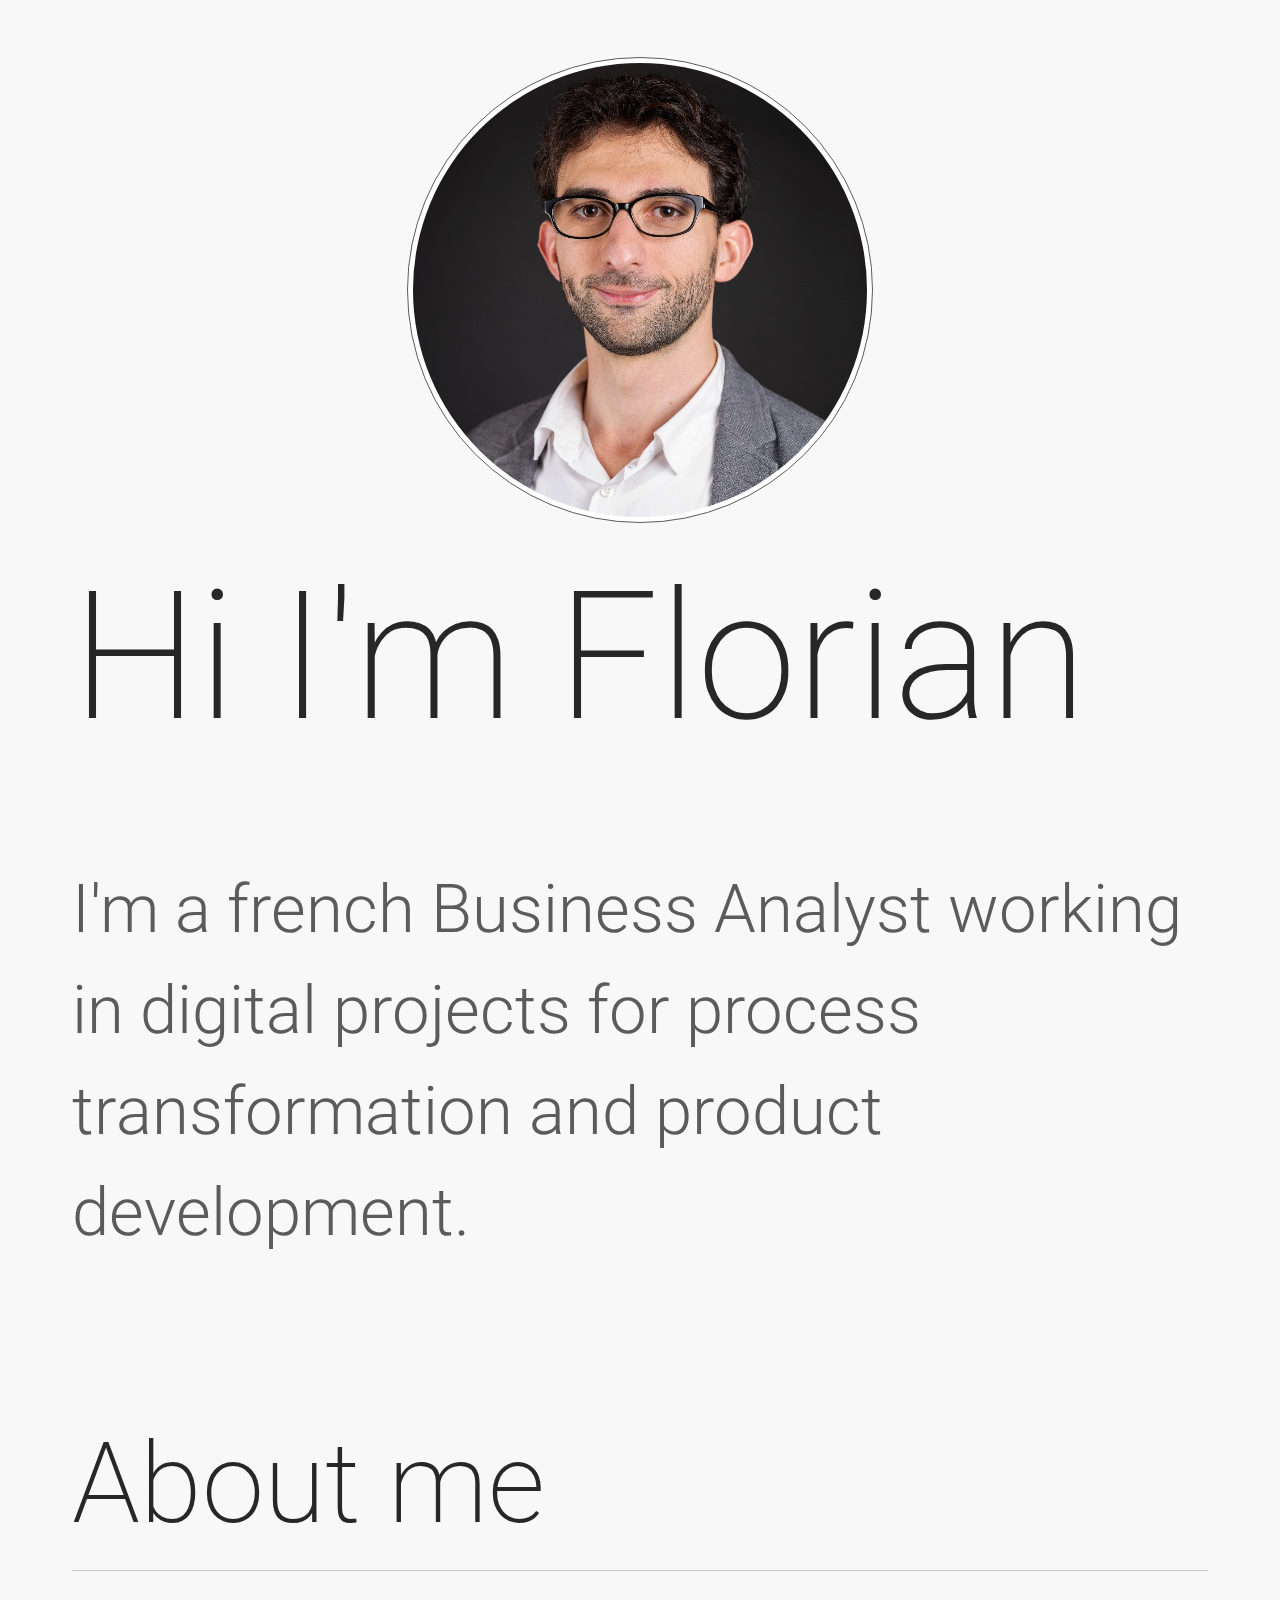
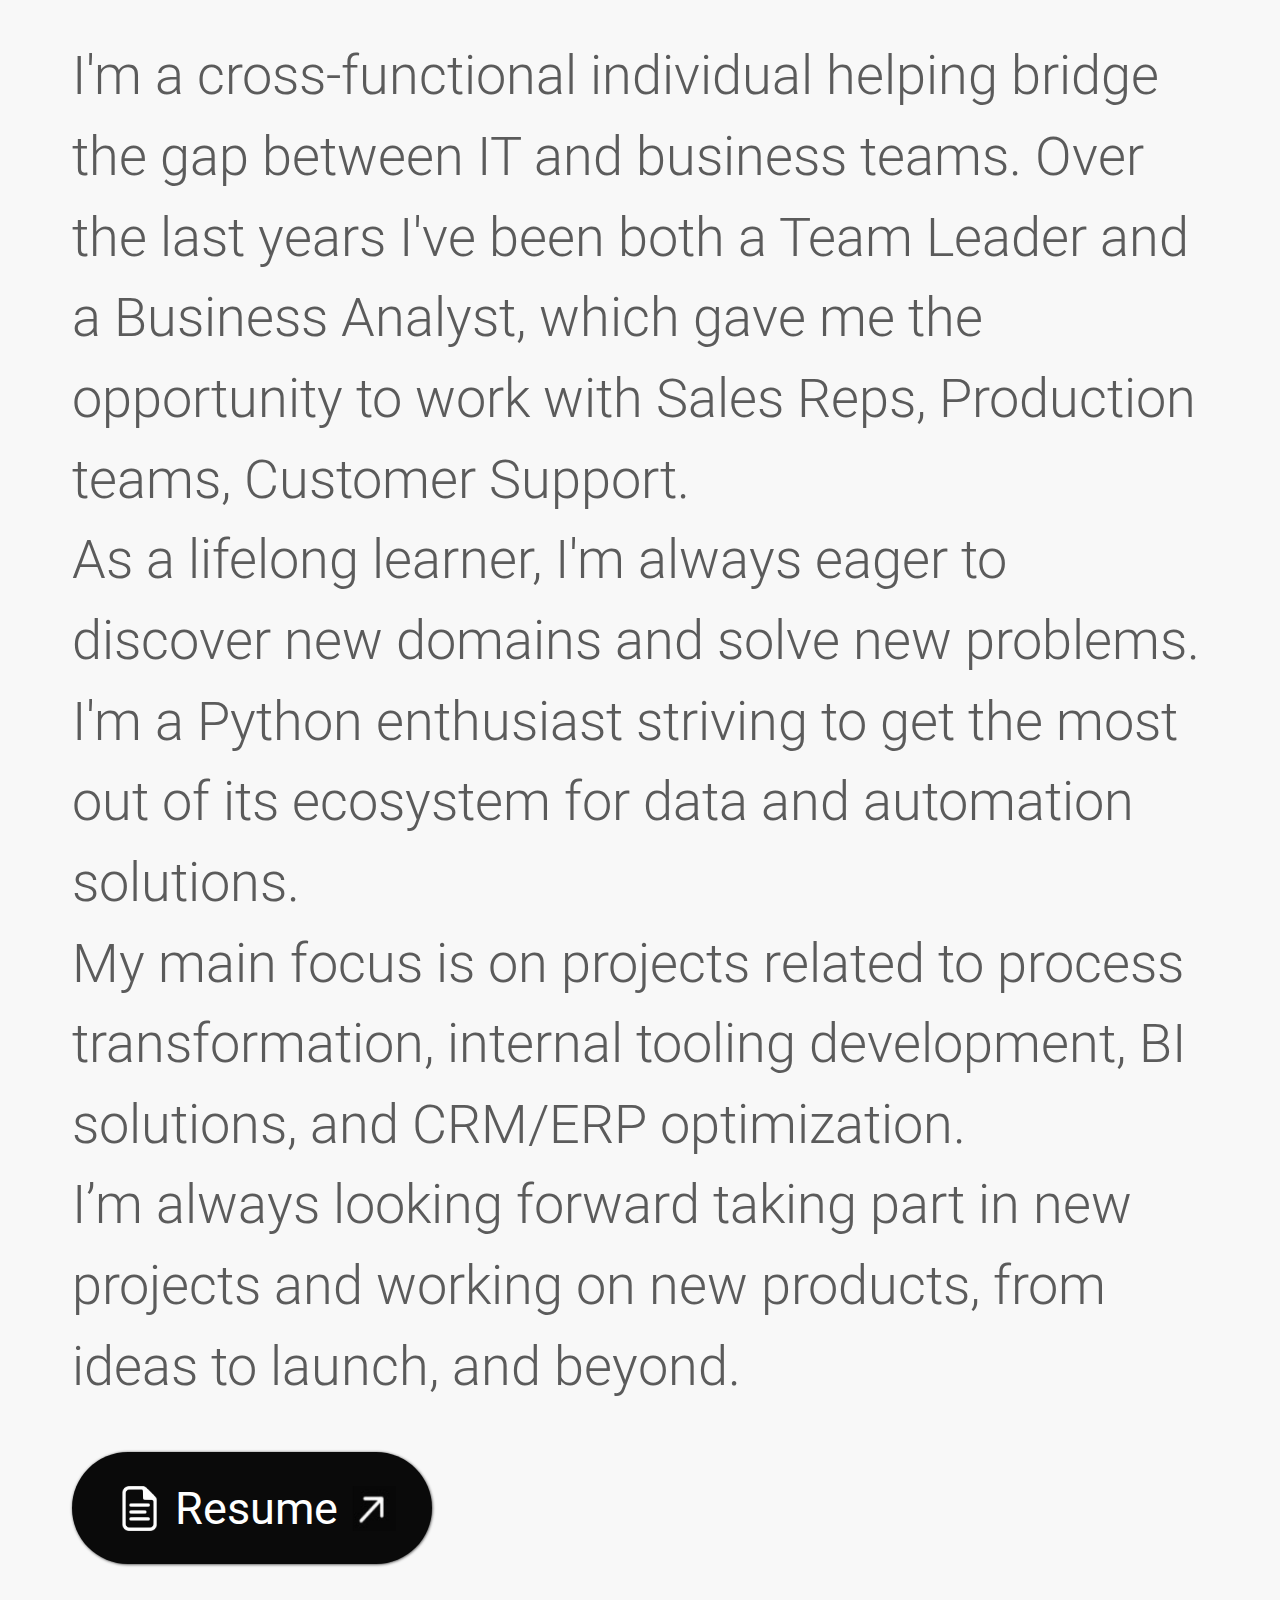
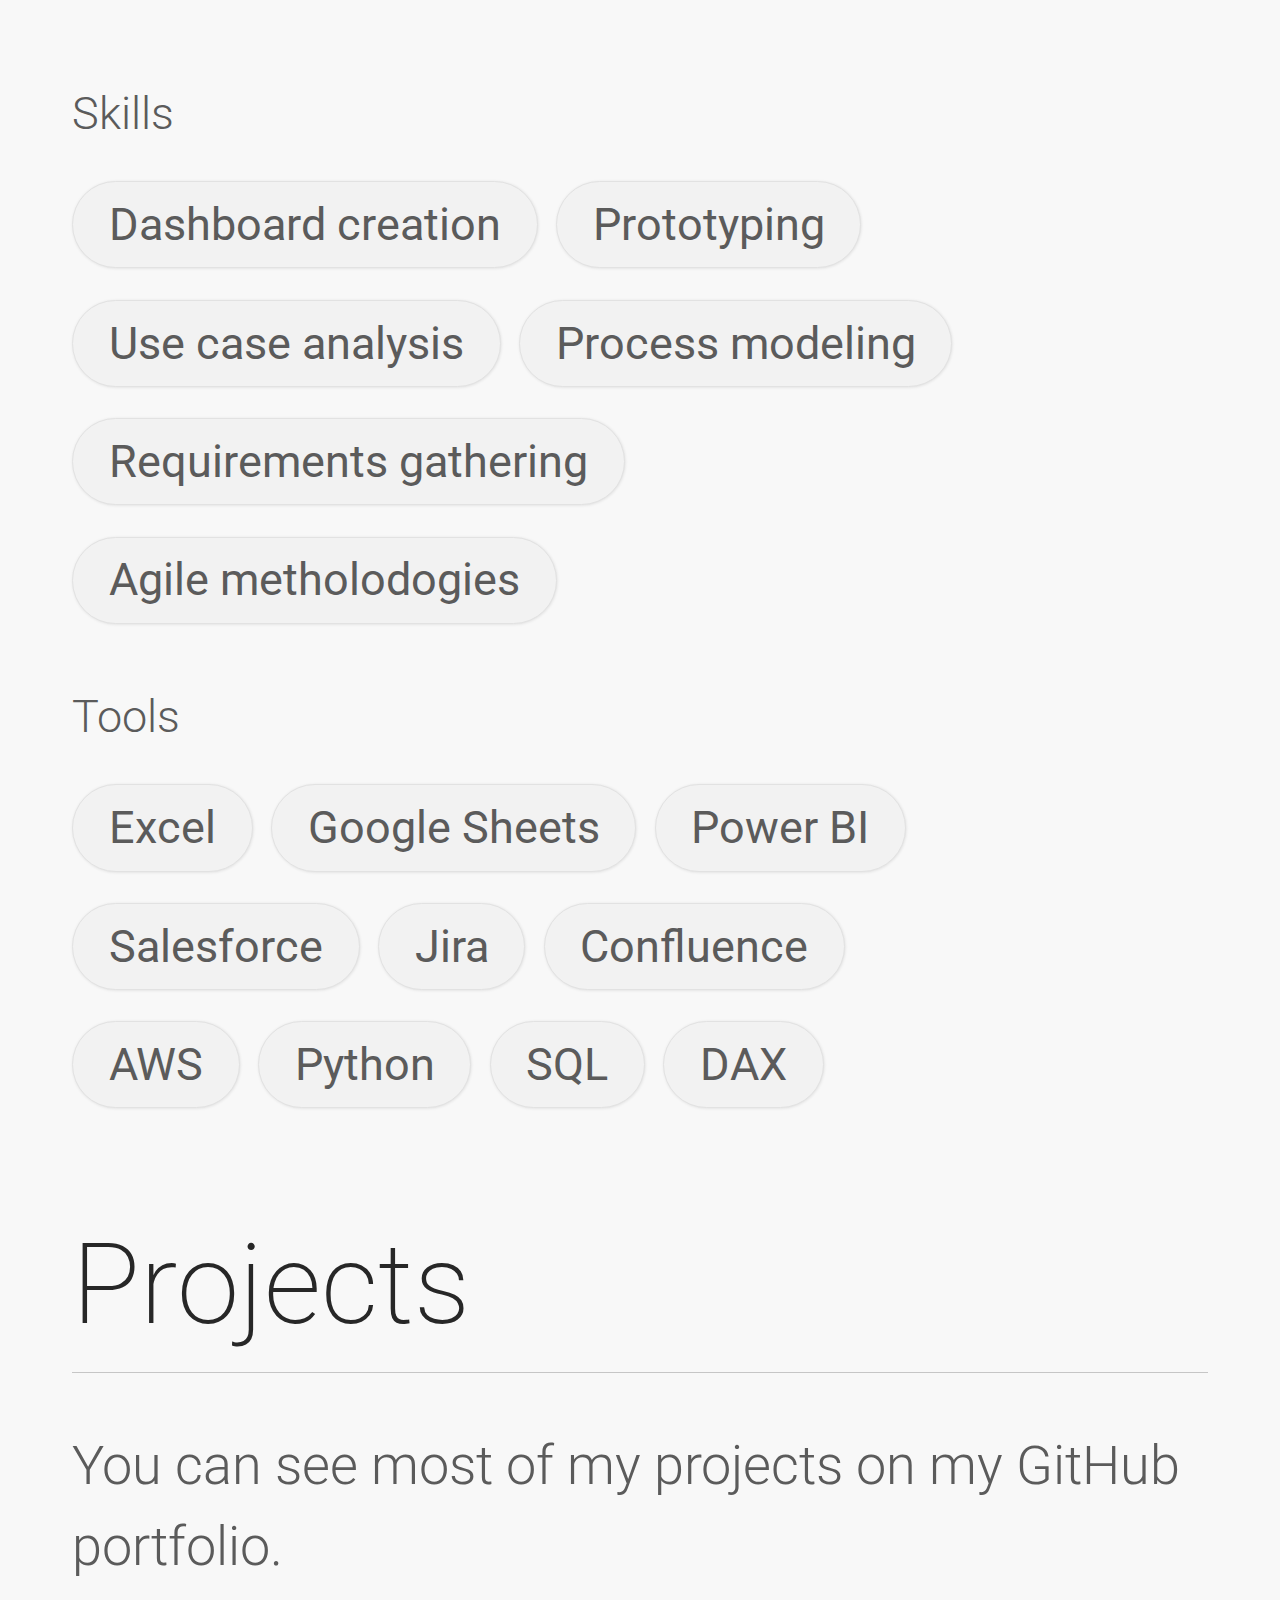
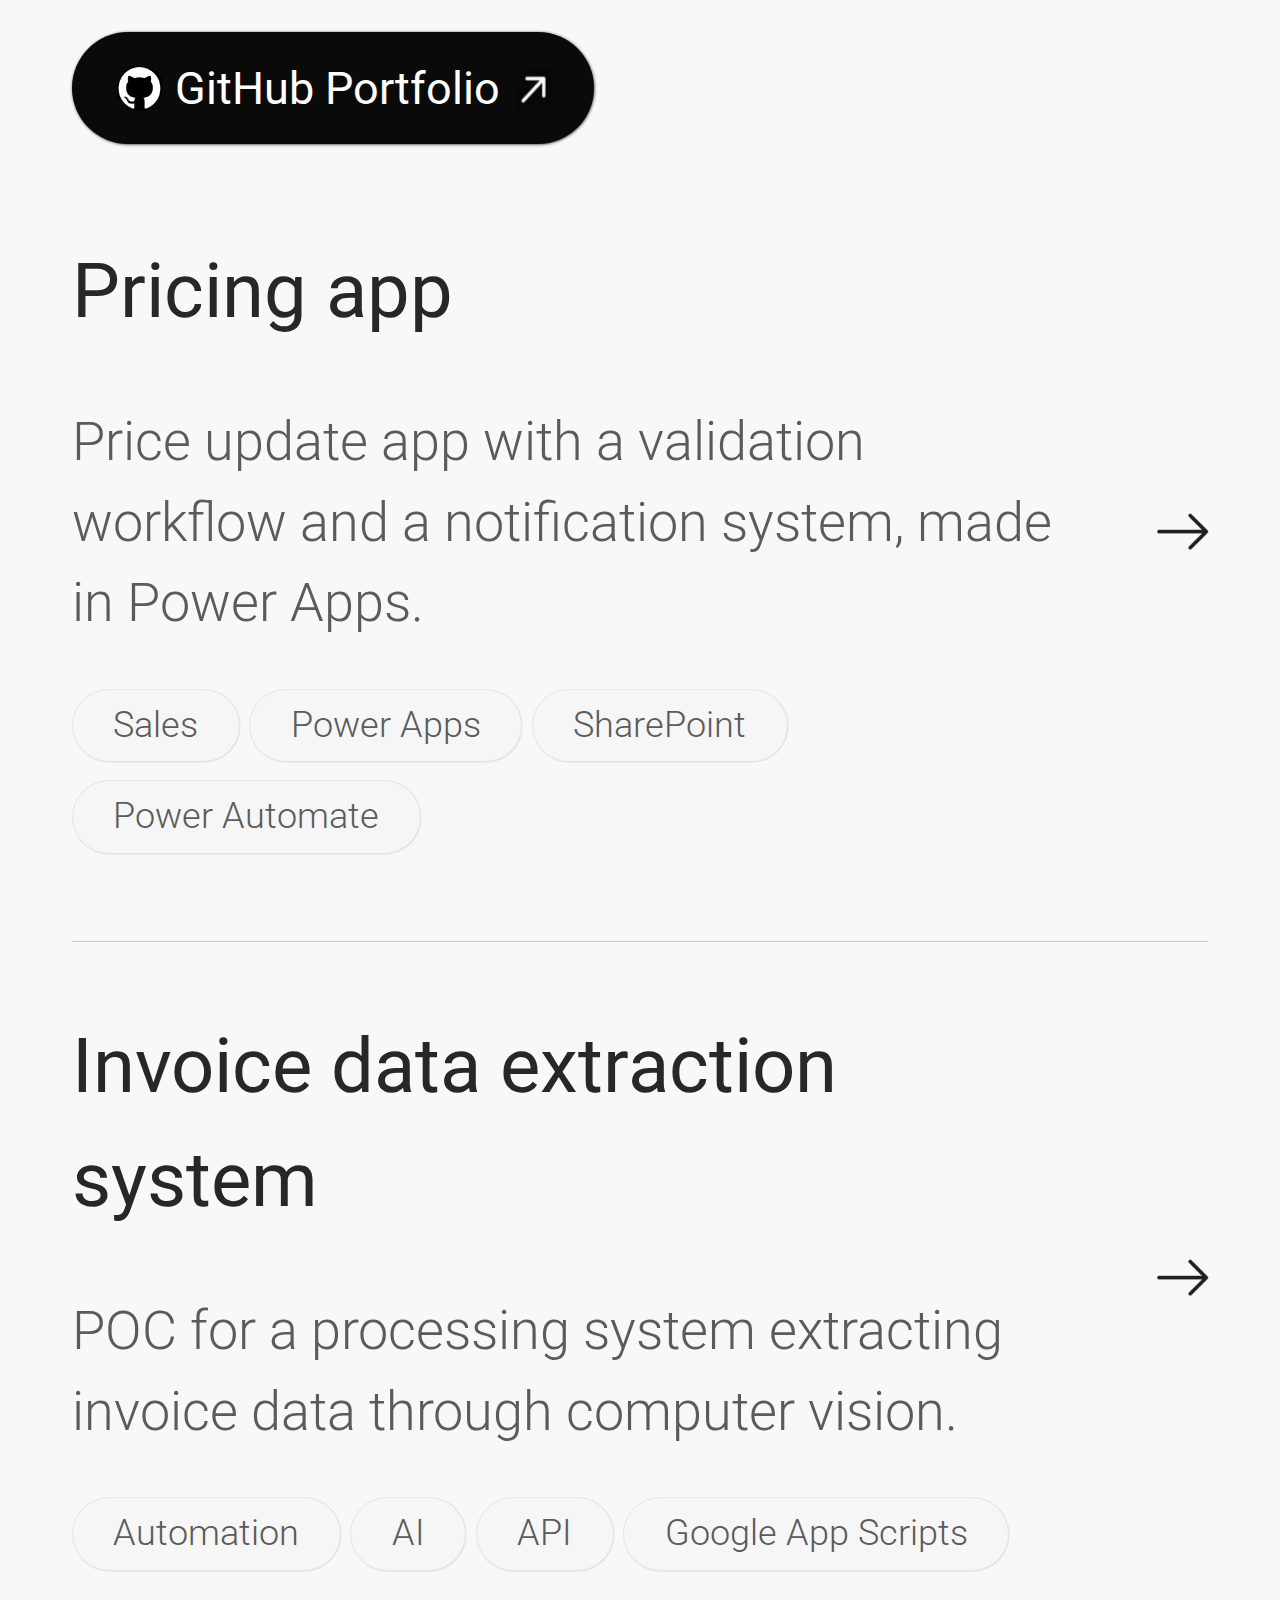
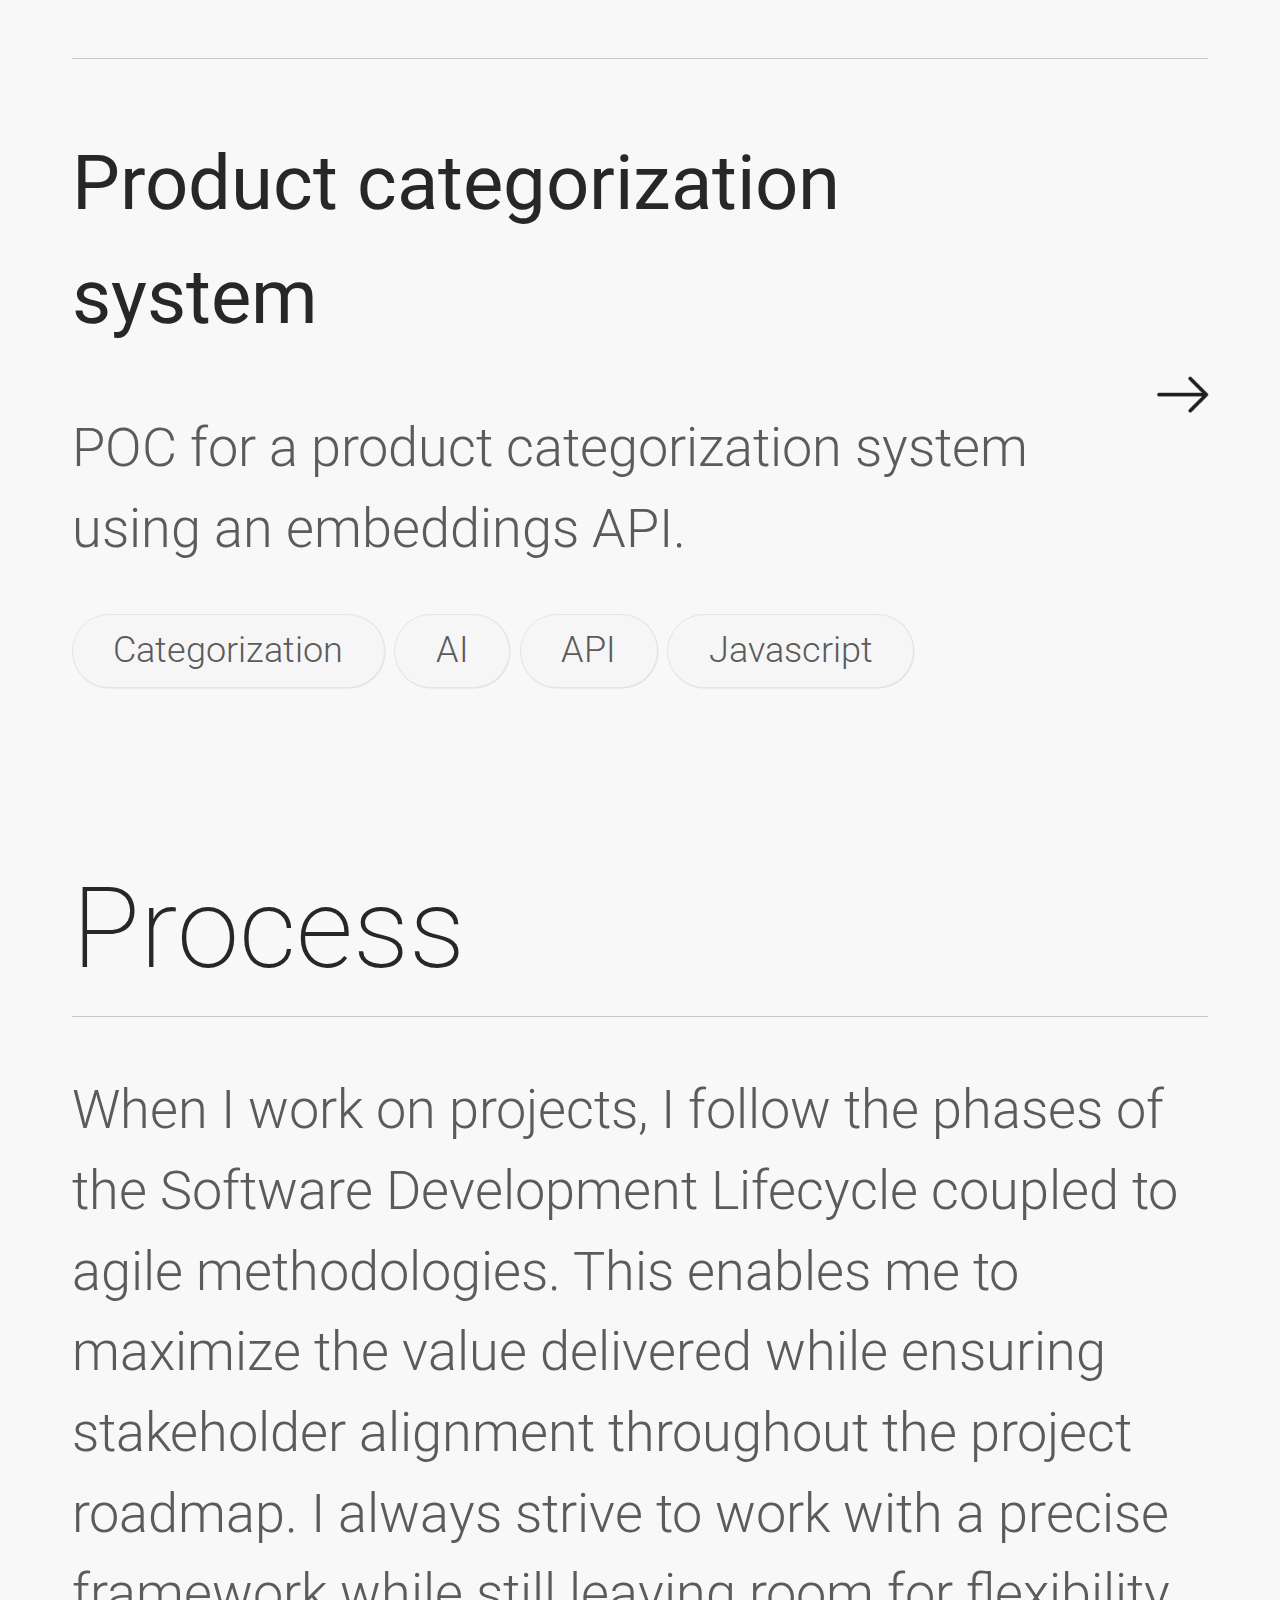
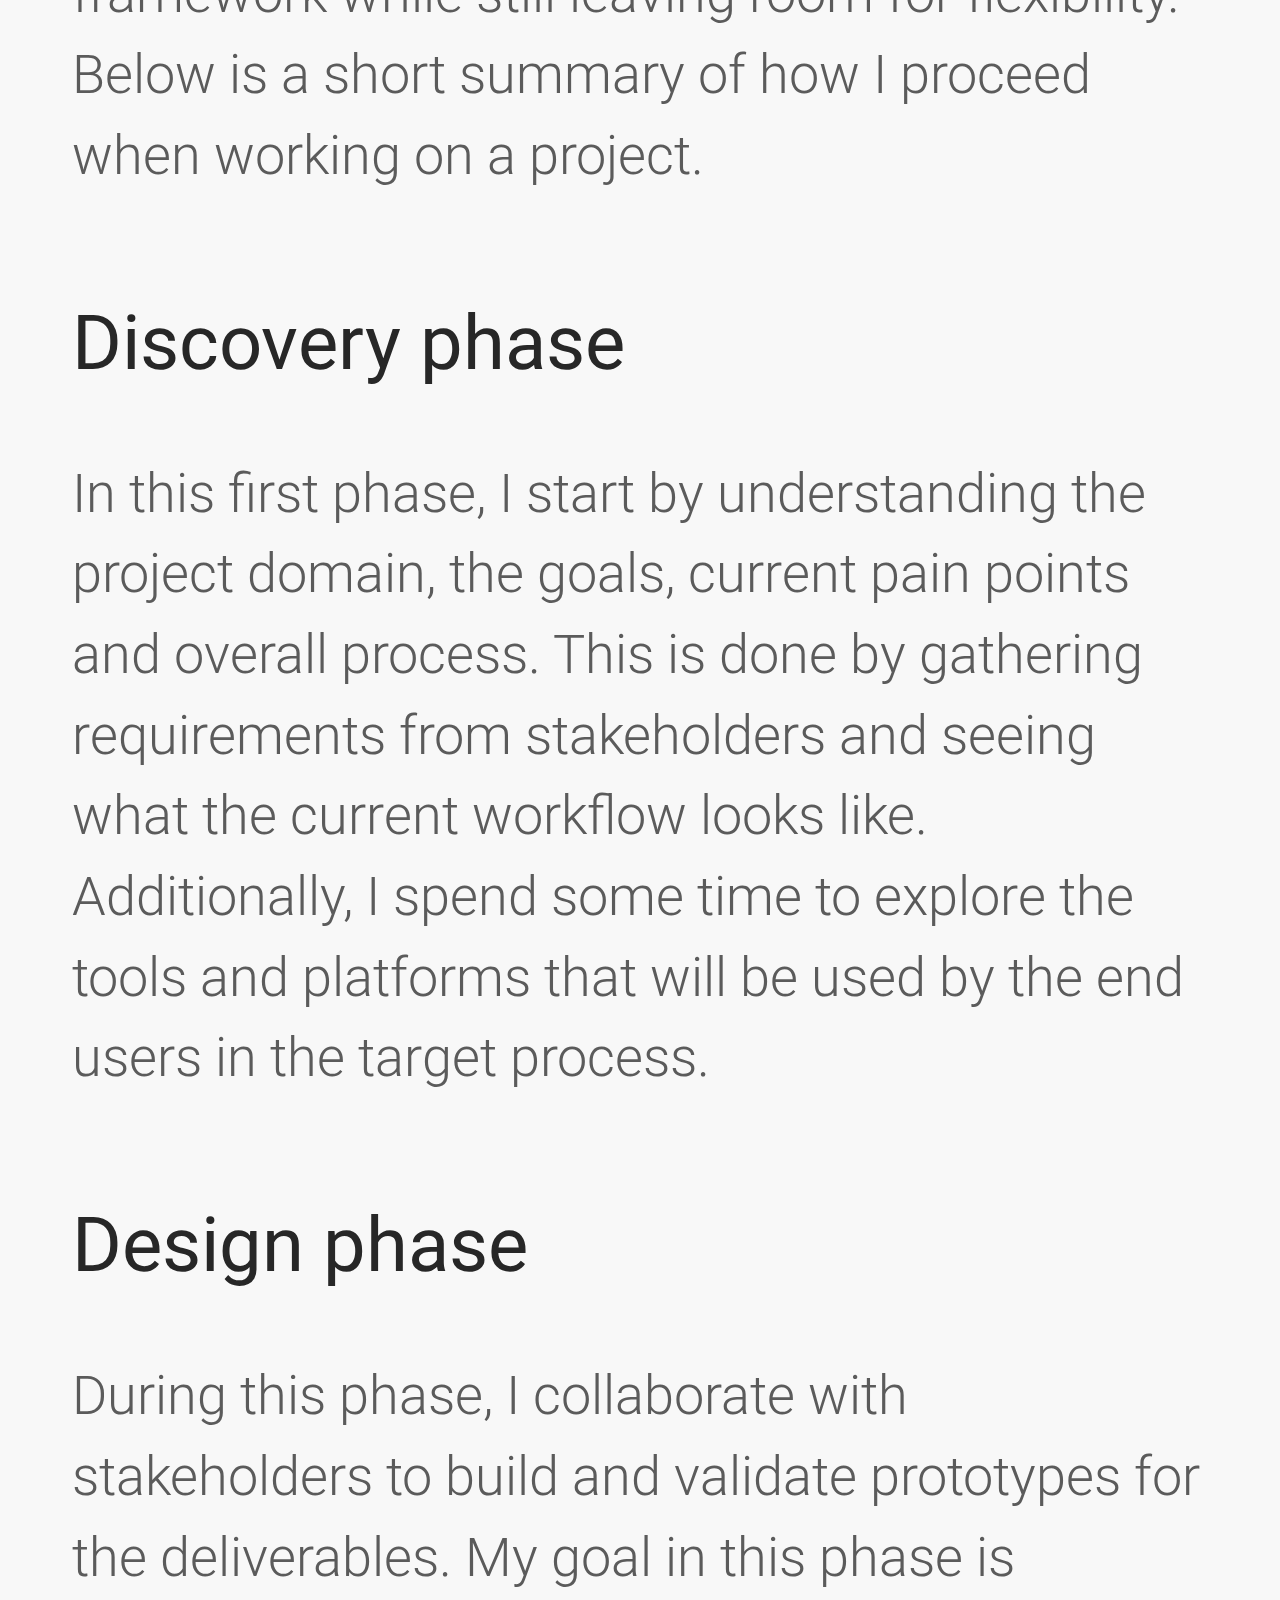
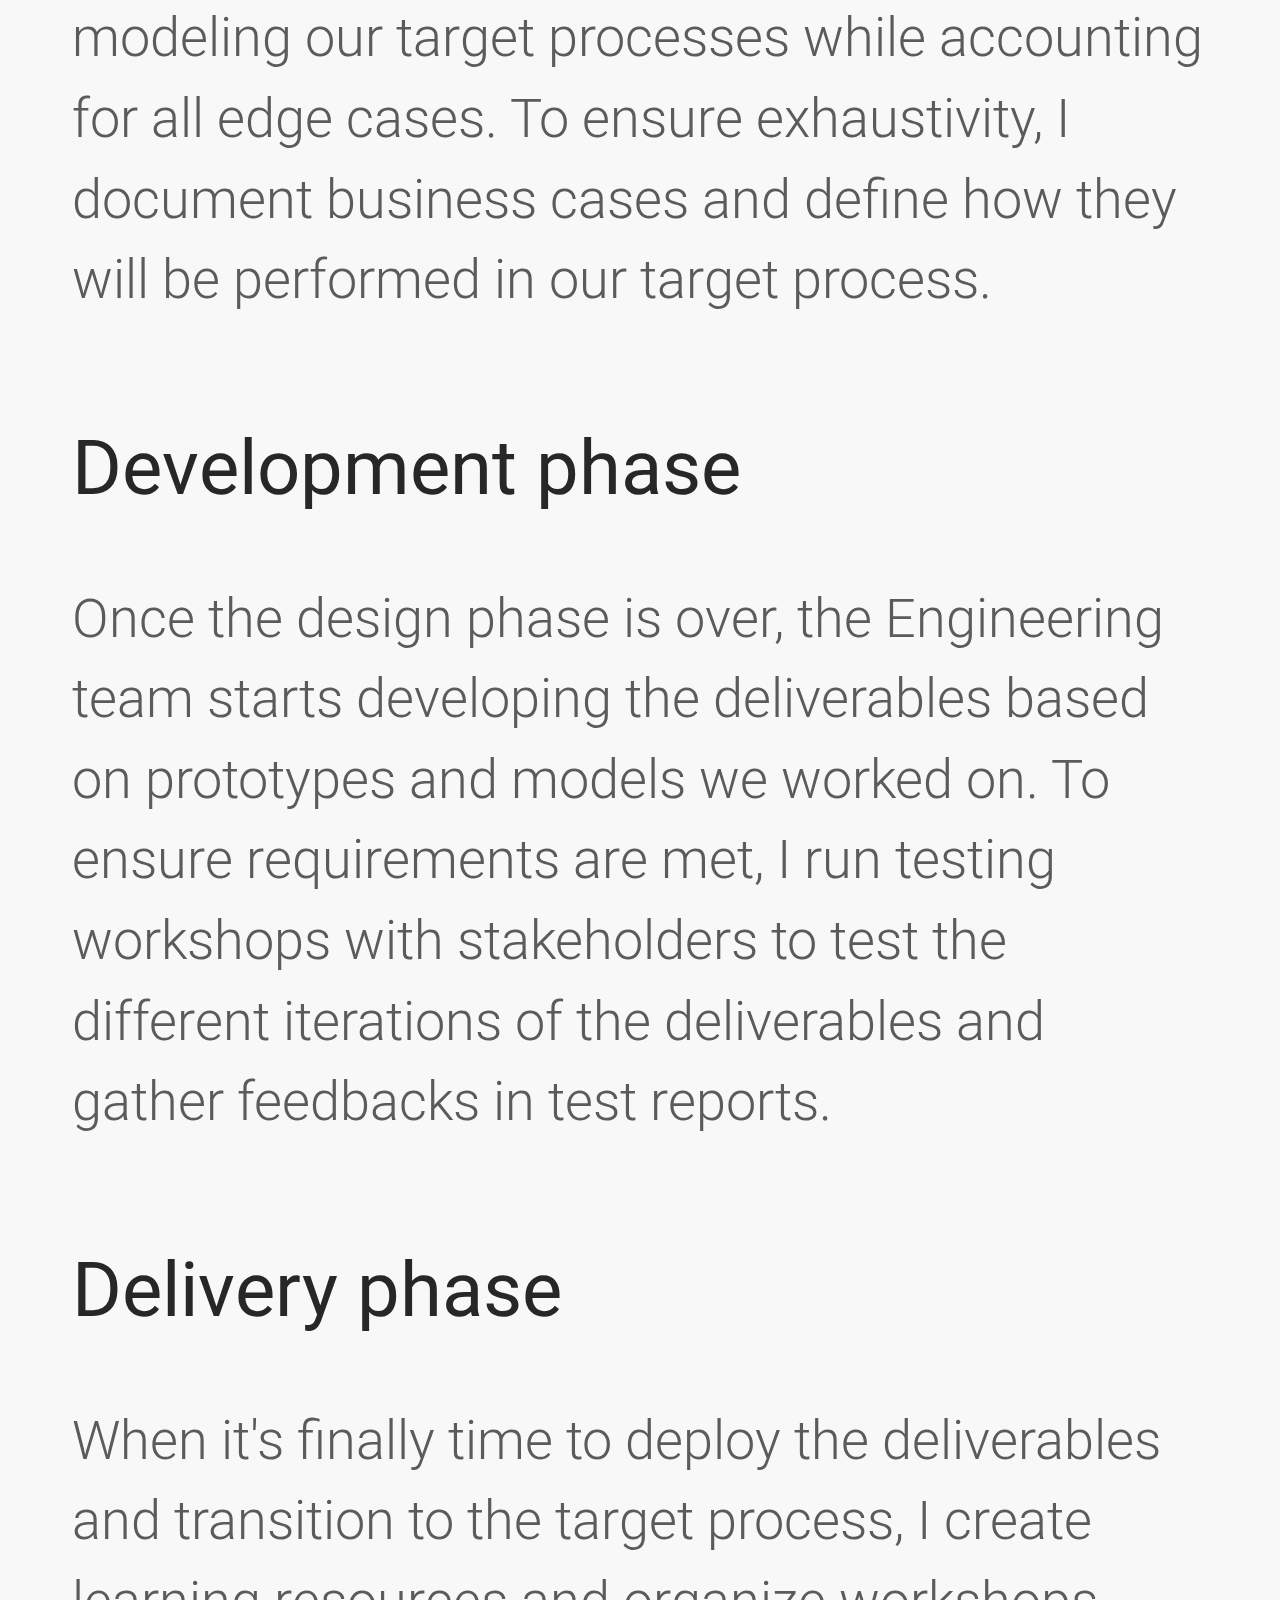
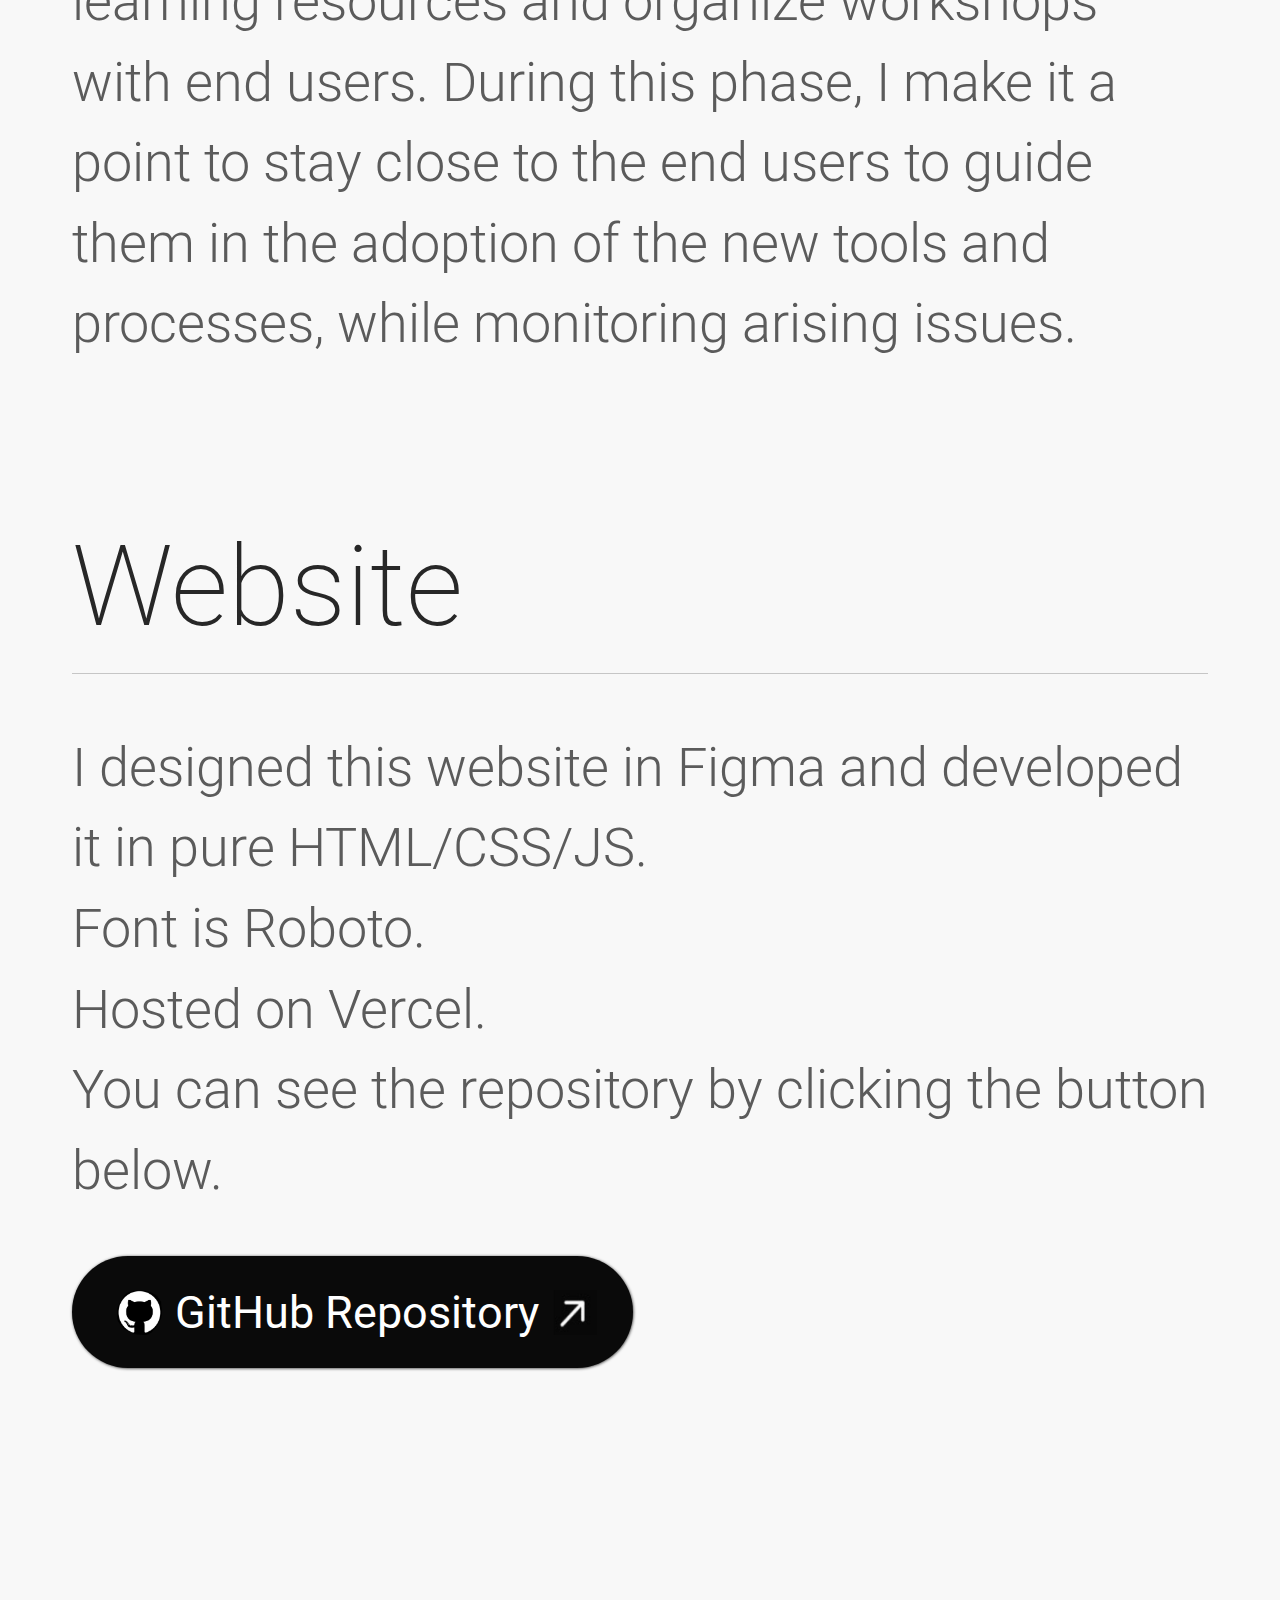
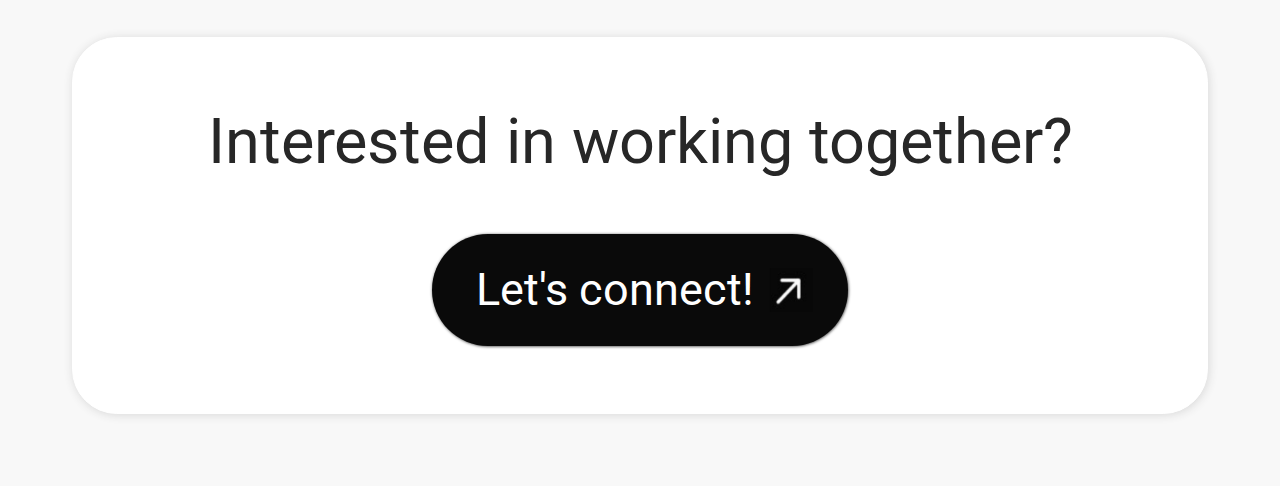
<file: index.html>
<!DOCTYPE html>
<html id="home">
    <head>
        <meta charset="UTF-8" />
        <meta name="viewport" content="width=device-width, initial-scale=1">
        <title>Florian Le Du</title>
        <link rel="stylesheet" href="styles.css">
        <link rel="icon" type="image/png" sizes="32x32" href="visuals/favicon-32x32.png">
        <link rel="icon" type="image/png" sizes="16x16" href="visuals/favicon-16x16.png">
        <link rel="preconnect" href="https://fonts.googleapis.com">
        <link rel="preconnect" href="https://fonts.gstatic.com" crossorigin>
        <link href="https://fonts.googleapis.com/css2?family=Open+Sans:ital,wght@0,300..800;1,300..800&family=Roboto:ital,wght@0,100;0,300;0,400;0,500;0,700;0,900;1,100;1,300;1,400;1,500;1,700;1,900&display=swap" rel="stylesheet">
        <script src="scripts.js"></script> 
    </head>
    <body>
        <nav>
            <a href="#home">HOME</a>
            <a href="#about-me">ABOUT ME</a>
            <a href="#projects">PROJECTS</a>
            <a href="#process">PROCESS</a>
            <a href="#website">WEBSITE</a>
        </nav>
        <div class="line"></div>
        <header>
            <img src="/visuals/pfp.jpg" class="profile-picture">
            <div class="info">
                <h1>Hi I'm Florian</h1>
                <p class="presentation">I'm a french Business Analyst working in digital projects for process transformation and product development.</p>
                <div class="socials">
                    <a href="https://fr.linkedin.com/in/florian-le-du" target=”_blank” title="Linkedin Profile">
                        <img src="/visuals/linkedin_icon.png" class="social">
                    </a>
                    <a href="https://github.com/FlorianLD" target=”_blank” title="GitHub Portfolio">
                        <img src="/visuals/github_icon.png" class="social">
                    </a>
                </div>
            </div>
        </header>    
        <main>
            <section>
                <h2 id="about-me">About me</h2>
                <div class="section-content">
                    <p>I'm a cross-functional individual helping bridge the gap between IT and business teams.
                        Over the last years I've been both a Team Leader and a Business Analyst, which gave me the opportunity to work with Sales Reps, Production teams, Customer Support.<br>
                        As a lifelong learner, I'm always eager to discover new domains and solve new problems.
                        I'm a Python enthusiast striving to get the most out of its ecosystem for data and automation solutions.<br>
                        My main focus is on projects related to process transformation, internal tooling development, BI solutions, and CRM/ERP optimization.<br>
                        I’m always looking forward taking part in new projects and working on new products, from ideas to launch, and beyond.

                        <a href="https://drive.google.com/file/d/1o4PYSon-yh6_Fe-cLVHPqwmygvL9SEpu/view" target=”_blank” class="button">
                            <img src="/visuals/document.png" class="icon">
                            Resume
                            <img src="/visuals/diagonal_arrow.png" class="icon">
                        </a> 
                    </p>
                    <div class="sub-section">
                        <h4>Skills</h4>
                        <div class="tag-section">
                            <div class="tag">
                                <img src="/visuals/skills/chart.png" class="tag-icon">
                                Dashboard creation
                            </div>
                            <div class="tag">
                                <img src="/visuals/skills/settings.png" class="tag-icon">
                                Prototyping
                            </div>
                            <div class="tag">
                                <img src="/visuals/skills/magnify.png" class="tag-icon">
                                Use case analysis
                            </div>
                            <div class="tag">
                                <img src="/visuals/skills/process.png" class="tag-icon">
                                Process modeling
                            </div>
                            <div class="tag">
                                <img src="/visuals/skills/people.png" class="tag-icon">
                                Requirements gathering
                            </div>
                            <div class="tag">
                                <img src="/visuals/skills/agile.png" class="tag-icon">
                                Agile metholodogies
                            </div>
                        </div>  
                    </div>
                    <div class="sub-section">
                        <h4>Tools</h4>
                        <div class="tag-section">
                            <div class="tag">
                                <img src="/visuals/tools/excel.png" class="tag-icon">
                                Excel
                            </div>
                            <div class="tag">
                                <img src="/visuals/tools/gsheet.png" class="tag-icon">
                                Google Sheets
                            </div>
                            <div class="tag">
                                <img src="/visuals/tools/powerbi.png" class="tag-icon">
                                Power BI
                            </div>
                            <div class="tag">
                                <img src="/visuals/tools/sf.png" class="tag-icon">
                                Salesforce
                            </div>
                            <div class="tag">
                                <img src="/visuals/tools/jira.png" class="tag-icon">
                                Jira
                            </div>
                            <div class="tag">
                                <img src="/visuals/tools/confluence.png" class="tag-icon">
                                Confluence
                            </div>
                            <div class="tag">
                                <img src="/visuals/tools/aws.png" class="tag-icon">
                                AWS
                            </div>
                            <div class="tag">
                                <img src="/visuals/tools/python.png" class="tag-icon">
                                Python
                            </div>
                            <div class="tag">
                                <img src="/visuals/tools/sql.png" class="tag-icon">
                                SQL
                            </div>
                            <div class="tag">
                                <img src="/visuals/tools/dax.png" class="tag-icon">
                                DAX
                            </div>
                        </div>
                    </div>
                </div>
            </section>
            <section>
                <h2 id="projects">Projects</h2>
                    <p>You can see most of my projects on my GitHub portfolio.
                        <a href="https://github.com/FlorianLD" target=”_blank” class="button">
                            <img src="/visuals/github_button.png" class="icon">
                            GitHub Portfolio
                            <img src="/visuals/diagonal_arrow.png" class="icon">
                        </a> 
                    </p>
                    <div class="section-content">
                        <div class="case-section">
                            <div class="case">
                                <div class="case-info">
                                    <h3>Pricing app</h3>
                                    <p>Price update app with a validation workflow and a notification system, made in Power Apps.</p>
                                    <div class="case-tags">
                                        <div class="case-tag">Sales</div>
                                        <div class="case-tag">Power Apps</div>
                                        <div class="case-tag">SharePoint</div>
                                        <div class="case-tag">Power Automate</div>
                                    </div>
                                </div>
                                <a href="https://github.com/FlorianLD/pricing_app" target=”_blank”>
                                    <img src="/visuals/right_arrow.png" class="arrow-access" title="See project page">
                                </a>
                            </div>
                            <div class="line"></div>
                            <div class="case">
                                <div class="case-info">
                                    <h3>Invoice data extraction system</h3>
                                    <p>POC for a processing system extracting invoice data through computer vision.</p>
                                    <div class="case-tags">
                                        <div class="case-tag">Automation</div>
                                        <div class="case-tag">AI</div>
                                        <div class="case-tag">API</div>
                                        <div class="case-tag">Google App Scripts</div>
                                    </div>
                                </div>
                                <a href="https://github.com/FlorianLD/invoice_data_extraction" target=”_blank”>
                                    <img src="/visuals/right_arrow.png" class="arrow-access" title="See project page">
                                </a>
                            </div>
                            <div class="line"></div>
                            <div class="case">
                                <div class="case-info">
                                    <h3>Product categorization system</h3>
                                    <p>POC for a product categorization system using an embeddings API.</p>
                                    <div class="case-tags">
                                        <div class="case-tag">Categorization</div>
                                        <div class="case-tag">AI</div>
                                        <div class="case-tag">API</div>
                                        <div class="case-tag">Javascript</div>
                                    </div>
                                </div>
                                <a href="https://github.com/FlorianLD/product_categorization_feature" target=”_blank”>
                                    <img src="/visuals/right_arrow.png" class="arrow-access" title="See project page">
                                </a>
                            </div>
                        </div>
                        <div class="image-frame">
                            <p class="project-desc">
                    
                            </p>
                        </div>
                    </div>
            </section>
            <section>
                <h2 id="process">Process</h2>
                <p>When I work on projects, I follow the phases of the Software Development Lifecycle coupled to agile methodologies. This enables me to maximize the value delivered while ensuring stakeholder alignment throughout the project roadmap. I always strive to work with a precise framework while still leaving room for flexibility.<br>
                Below is a short summary of how I proceed when working on a project.</p>
                <div class="section-content">
                    <div class="case-section">
                        <div class="phase">
                            <h3>Discovery phase</h3>
                            <p>In this first phase, I start by understanding the project domain, the goals, current pain points and overall process. 
                                This is done by gathering requirements from stakeholders and seeing what the current workflow looks like.
                                Additionally, I spend some time to explore the tools and platforms that will be used by the end users in the target process.
                            </p>
                        </div>
                        <div class="phase">
                            <h3>Design phase</h3>
                            <p>During this phase, I collaborate with stakeholders to build and validate prototypes for the deliverables. 
                                My goal in this phase is modeling our target processes while accounting for all edge cases. 
                                To ensure exhaustivity, I document business cases and define how they will be performed in our target process.
                            </p>
                        </div>
                        <div class="phase">
                            <h3>Development phase</h3>
                            <p>Once the design phase is over, the Engineering team starts developing the deliverables based on prototypes and models we worked on. 
                                To ensure requirements are met, I run testing workshops with stakeholders to test the different iterations of the deliverables and gather feedbacks in test reports.
                            </p>
                        </div>
                        <div class="phase">
                            <h3>Delivery phase</h3>
                            <p>When it's finally time to deploy the deliverables and transition to the target process, 
                                I create learning resources and organize workshops with end users.
                                During this phase, I make it a point to stay close to the end users to guide them in the adoption of the new tools and processes, while monitoring arising issues.
                            </p>
                        </div>
                    </div>
                    <div class="image-frame">
                        <img src="/visuals/process.png" class="image">
                    </div>
                </div>
            </section>
            <section>
                <h2 id="website">Website</h2>
                    <p>
                        I designed this website in Figma and developed it in pure HTML/CSS/JS.<br>
                        Font is Roboto.<br>
                        Hosted on Vercel.<br>
                        You can see the repository by clicking the button below.
                    <a href="https://github.com/FlorianLD/website" target=”_blank” class="button">
                        <img src="/visuals/github_button.png" class="icon">
                        GitHub Repository
                        <img src="/visuals/diagonal_arrow.png" class="icon">
                    </a> 
                    </p>
            </section>
            <div class="flex-wrapper">
                <div class="connect">
                    Interested in working together?
                    <a href="https://fr.linkedin.com/in/florian-le-du" target=”_blank” class="button" title="Linkedin">
                        Let's connect!
                        <img src="/visuals/diagonal_arrow.png" class="icon">
                    </a> 
                </div>
            </div>
        </main>
    </body>
</html>
</file>
<file: styles.css>
:root {
    --title-color: rgb(39,39,39);
    --text-color: rgb(91,91,91);
    animation: fadeIn 1s ease-in-out;
}

html {
    background-color: rgb(248,248,248);
    line-height: 1.5;
    margin: 0 5% 5% 5%;
    font-size: 0.9vw;
    font-weight: 300;
    color: var(--text-color);
    font-family: Roboto, system-ui, -apple-system, BlinkMacSystemFont, Roboto, Oxygen, Ubuntu, Cantarell, 'Open Sans', 'Helvetica Neue', sans-serif;
}

nav {
    display: flex;
    column-gap: 2%;
    justify-content: center;
    background-color: rgb(248,248,248);
}

nav > a {
    color: var(--text-color)
}

nav > *:hover {
    opacity: 50%;
    cursor: pointer;
    transition: opacity 0.2s;
}

.line {
    margin-bottom: 0.5rem;
    margin-top: 0.5rem;
}

.line::before {
    content: '';
    display: block;
    width: 100%;
    height: 1px;
    background-color: rgb(198,198,198);
}

header {
    display: flex;
    justify-content: center;
    margin: 5% 0 5% 0;
    column-gap: 2%;
}

.profile-picture {
    width: 12%;
    align-self: center;
    border: solid;
    border-width: 1px;
    background-color: rgb(255, 255, 255);
    border-radius: 50%;
    padding: 5px;
    border-color: rgb(91,91,91);
}

.info {
    max-width: 30%;
}

h1 {
    margin-top: 0;
    margin-bottom: 1%;
    font-size: 4rem;
    color: var(--title-color);
    font-weight: 200;
}

.presentation {
    font-size: 1.5rem;
    width: 100%;
}

.socials {
    display: flex;
    column-gap: 2%;
}

.social {
    width: 20px;
}

.social:hover {
    opacity: 80%;
    cursor: pointer;
    transition: opacity 0.2s;
}

.social:active {
    opacity: 90%;
    cursor: pointer;
}

section {
    margin-top: 3%;
}

h2 {
    color: var(--title-color);
    font-size: 2.5rem;
    margin-bottom: 1%;
    font-weight: 200;
}

h2::after{
    content: '';
    display: block;
    width: 100%;
    height: 1px;
    background-color: rgb(198,198,198);
    margin-top: 0.2%;
}

p {
    font-size: 1rem;
    width: fit-content;
    max-width: 50rem;
}

.section-content {
    display: flex;
    justify-content: flex-start;
    column-gap: 5%;
}

h4 {
    margin-bottom: 3%;
    font-weight: 300;
}

.tag-section {
    display: flex;
    row-gap: 0.7rem;
    column-gap: 2%;
    flex-wrap: wrap;
    width: 27rem;
}

.tag {
    display: flex;
    flex-direction: row;
    border: solid;
    width: fit-content;
    border-width: 1px;
    border-radius: 40px;
    column-gap: 2px;
    height: 1.7rem;
    padding-left: 12px;
    padding-right: 17px;
    padding-top: 5px;
    border-color: rgb(226, 226, 226);
    border-width: 1px;
    background-color: rgb(242,242,242);
    font-size: 0.9rem;
    box-shadow: 0.5px 0.5px 3px rgba(0, 0, 0, 0.1);
    font-weight: 400;
}

.tag-icon {
    scale: 55%;
    margin-bottom: 5px;
}

.case-section {
    display: flex;
    flex-direction: column;
    flex-basis: 40%;
    row-gap: 0rem;
}

.case {
    display: flex;
    flex-direction: row;
    justify-content: space-between;
}

.case:hover {
    opacity: 60%;
    transition: opacity 0.2s;
}

h3 {
    color: var(--title-color);
    font-weight: 400;
    font-size: 1.2rem;
    margin-top: 2%;
    margin-bottom: -0.5rem;
}

.case-tags {
    display: flex;
    flex-direction: row;
    flex-wrap: wrap;
    column-gap: 1%;
    row-gap: 0.4rem;
    margin: 2% 0 2% 0;
}

.case-tag {
    border: solid;
    border-radius: 20px;
    border-width: 1px;
    padding: 2px 10px 2px 10px;
    border-color: rgb(230, 230, 230);
    border-width: 1px;
    font-size: 0.7rem;
    background-color: rgb(246,246,246);
    box-shadow: 0.5px 0.5px 1px rgba(0, 0, 0, 0.1);
}

.arrow-access {
    width: 20px;
    height: 20px;
    transform: rotate(180deg);
}

.arrow-access:hover {
    opacity: 80%;
}

a:has(.arrow-access) {
    margin-left: 10%;
}

a:has(.arrow-access):hover {
    cursor: pointer;
}

.image-frame {
    display: flex;
    border: solid;
    border-radius: 40px;
    width: 40%;
    height: 25em;
    justify-content: center;
    align-items: flex-start;
    align-self: center;
    background-color: white;
    border-color: rgb(255, 255, 255);
    border-width: 1px;
    box-shadow: 1px 1px 10px rgb(216, 216, 216);
}

.project-desc {
    font-size: 1.5rem;
    margin: 4rem;
}

.image {
    width: 30em;
    height: 25em;
}

.case-image {
    width: 30em;
    height: 25em;
    border-radius: 40px;
}

.connect {
    display: flex;
    flex-direction: column;
    row-gap: 1.5rem;
    margin-top: 5rem;
    font-size: 2rem;
    color: var(--title-color);
    font-weight: 400;
    border: solid;
    padding: 50px 0 50px 0;
    width: 40vw;
    border-radius: 30px;
    background-color: white;
    align-items: center;
    justify-self: flex-start;
    border-color: rgb(255, 255, 255);
    border-width: 1px;
    box-shadow: 1px 1px 10px rgb(216, 216, 216);
}

.icon {
    width: 15px;
    height: 15px;
    
}

.button {
    display: flex;
    background-color: rgb(10,10,10);
    color: white;
    width: fit-content;
    border-radius: 30px;
    padding: 0.5rem 0.8rem 0.5rem 1rem;
    column-gap: 5px;
    align-items: center;
    justify-content: center;
    box-shadow: 0.5px 0.5px 3px rgb(58, 58, 58);
    margin: 2% 0px 1% 0px;
    font-size: 0.9rem;
    font-weight: 400;
}

.button:hover {
    opacity: 80%;
    cursor: pointer;
    transition: opacity 0.2s;
}

.button:active {
    opacity: 90%;
    cursor: pointer;
}

a {
    display: flex;
    color: white;
    text-decoration: none;
    height: fit-content;
    align-self: center;
}

/* Component to center some elements */
.flex-wrapper {
    display: flex;
    justify-content: space-around;
}

/* Project page | Unused at the moment */
.back {
    display: flex;
    margin-top: 2rem;
    margin-bottom: 3%;
}

.back > a {
    padding-right: 1px;
    color: black;
    font-size: 1.5rem;
}

.back > a:hover {
    opacity: 80%;
    cursor: pointer;
}

.back > a > img {
    width: 10%;
    padding-right: 1rem;
}

.back > a > div {
    align-self: center;
}

.project-title {
    color: var(--title-color);
    font-size: 1.9rem;
    margin-bottom: 1%;
    font-weight: 200;
}

.project-page-overview {
    width: 50%;
    margin-bottom: 3rem;
    font-size: 1.2rem;
}

.project-page-overview {
    width: 50%;
}

.project-image-frame {
    width: 60%;
    height: 27em;
    margin-left: 1rem;
}

.project-image {
    width: 90%;
    height: 80%;
    border-radius: 4%;
}

/* Fade in when the site loads */
@keyframes fadeIn {
    from {
       opacity: 0
    }
  
    to {
        opacity: 1
    }
}

/* Media queries */

@media only screen and (max-width: 1280px) {

    html {
        font-size: 3.5vw;
    }

    header {
        flex-direction: column;
    }

    .profile-picture {
        width: 40%;
    }

    .info {
        max-width: 100%;
    }

    p {
        margin-bottom: 1rem;
        font-size: 1.2rem;
    }

    .project-page-overview {
        width: 100%;
    }

    .section-content {
        flex-direction: column;
    }

    .tag-section {
        width: 80%;
    }

    .tag {
        border-radius: 1rem;
        height: fit-content;
        padding: 0.2rem 0.8rem 0.2rem 0.8rem;
        font-size: 1rem;
    }

    h3 {
        font-size: 1.7rem;
        margin-top: 1rem;
        margin-bottom: 0rem;
    }

    .case {
        margin-bottom: 1rem;
        column-gap: 5%;
    }

    .case-tag {
        border-radius: 1rem;
        padding: 0.2rem 0.9rem 0.2rem 0.9rem;
        font-size: 0.8rem;
    }

    .arrow-access {
        width: calc(4vw);
        height: calc(5vh + 3.5vw + 50%);
    }

    a:has(.arrow-access) {
        margin-left: 1rem;
    }

    .connect {
        row-gap: 0;
        font-size: 1.4rem;
        padding: 5% 5% 5% 5%;
        width: 100%;
        border-radius: 1rem;
    }

    .button {
        border-radius: 2rem;
        margin-top: 1rem;
        font-size: 1rem;
        column-gap: 0.3rem;
        justify-content: center;
    }
    
    .icon {
        width: 1rem;
        height: 1rem;
    }

    nav, 
    .socials, 
    .tag-icon, 
    .image-frame, 
    .image,
    .project-image-frame,
    .project-image, 
    .line:nth-of-type(1) {
        display: none;
    }
}
</file>
